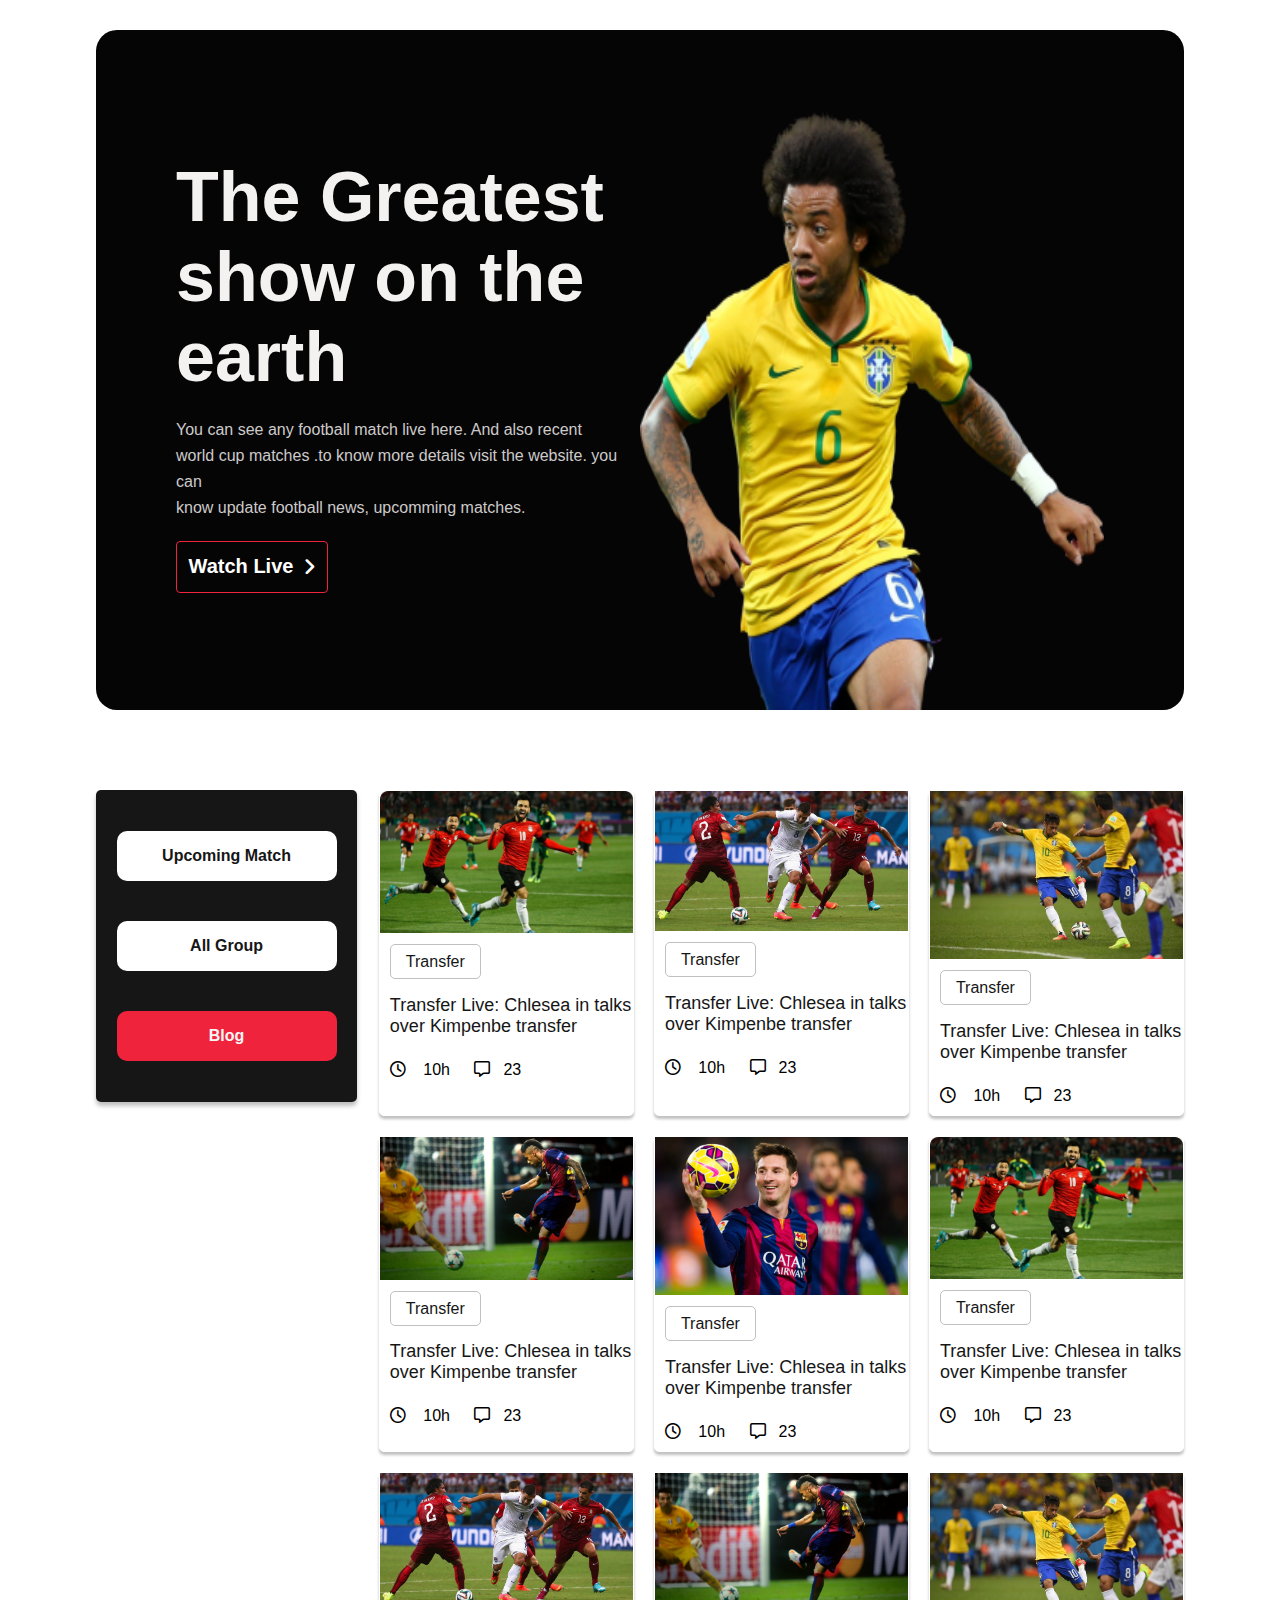
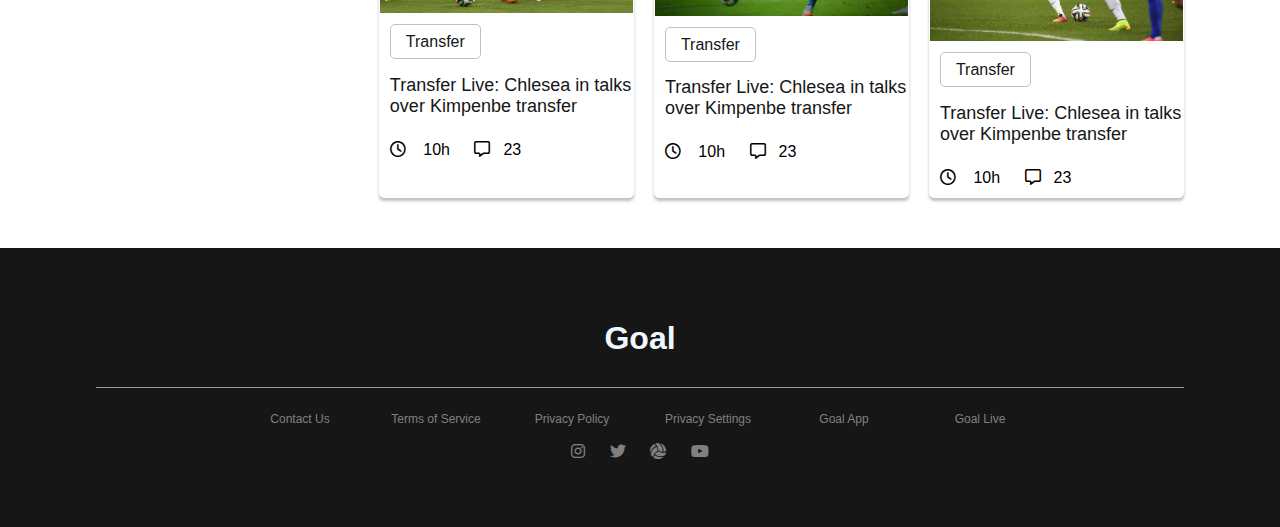
<file: index.html>
<!DOCTYPE html>
<html lang="en">

<head>
    <meta charset="UTF-8">
    <meta http-equiv="X-UA-Compatible" content="IE=edge">
    <meta name="viewport" content="width=device-width, initial-scale=1.0">
    <title>world-cup-live</title>
    <link rel="stylesheet" href="css/style.css">
    <link rel="stylesheet" href="https://cdnjs.cloudflare.com/ajax/libs/font-awesome/6.1.1/css/all.min.css">
</head>

<body>
    <!-- header starts -->
    <header class="container">
        <div class="hero-main">
            <div class="hero-text">
                <h1>
                    The Greatest <br class="br"> show on the <br class="br"> earth

                </h1>
                <p>


                    You can see any football match live here. And also recent <br> world cup
                    matches .to know more
                    details
                    visit the website. you can <br> know update football news, upcomming matches.


                </p>
                <a class="button" href="#"> Watch Live <i class="fa-solid fa-angle-right"></i>

                </a>

            </div>
            <div class="hero-image">
                <img src="images/Banner Image.png" alt="">

            </div>
        </div>

    </header>

    <!-- header ends -->


    <!-- main starts -->
    <main class="container">
        <section class="main-section">
            <div class="blog-section">

                <div class="blog-content"><a class="link1" href="upcoming.html">Upcoming Match</a>

                </div>
                <div class="blog-content">
                    <a class="link2" href="group.html">All Group</a>
                </div>
                <div id="blog3" class="blog-content">
                    <a class="link3" href="index.html">Blog</a>
                </div>



            </div>
            <div class="transfer-section">
                <div class="transfer-box">
                    <img src="images/Blog Image.png" alt="">
                    <div class="transfer-text">
                        <a class="transfer-button" href="#">Transfer</a>
                        <h4 class="talks">Transfer Live: Chlesea in talks over Kimpenbe transfer</h4>
                        <i class="fa-regular fa-clock"></i> <span>10h</span> <i id="message"
                            class="fa-regular fa-message"></i><span>23</span>
                    </div>


                </div>

                <div class="transfer-box">
                    <img src="images/11.jpg" alt="">
                    <div class="transfer-text">
                        <a class="transfer-button" href="#">Transfer</a>
                        <h4 class="talks">Transfer Live: Chlesea in talks over Kimpenbe transfer</h4>
                        <i class="fa-regular fa-clock"></i> <span>10h</span> <i id="message"
                            class="fa-regular fa-message"></i><span>23</span>
                    </div>


                </div>
                <div class="transfer-box">
                    <img src="images/15.jpg" alt="">
                    <div class="transfer-text">
                        <a class="transfer-button" href="#">Transfer</a>
                        <h4 class="talks">Transfer Live: Chlesea in talks over Kimpenbe transfer</h4>
                        <i class="fa-regular fa-clock"></i> <span>10h</span> <i id="message"
                            class="fa-regular fa-message"></i><span>23</span>
                    </div>


                </div>
                <div class="transfer-box">
                    <img src="images/13.jpg" alt="">
                    <div class="transfer-text">
                        <a class="transfer-button" href="#">Transfer</a>
                        <h4 class="talks">Transfer Live: Chlesea in talks over Kimpenbe transfer</h4>
                        <i class="fa-regular fa-clock"></i> <span>10h</span> <i id="message"
                            class="fa-regular fa-message"></i><span>23</span>
                    </div>


                </div>
                <div class="transfer-box">
                    <img src="images/14.jpg" alt="">
                    <div class="transfer-text">
                        <a class="transfer-button" href="#">Transfer</a>
                        <h4 class="talks">Transfer Live: Chlesea in talks over Kimpenbe transfer</h4>
                        <i class="fa-regular fa-clock"></i> <span>10h</span> <i id="message"
                            class="fa-regular fa-message"></i><span>23</span>
                    </div>


                </div>
                <div class="transfer-box">
                    <img src="images/Blog Image.png" alt="">
                    <div class="transfer-text">
                        <a class="transfer-button" href="#">Transfer</a>
                        <h4 class="talks">Transfer Live: Chlesea in talks over Kimpenbe transfer</h4>
                        <i class="fa-regular fa-clock"></i> <span>10h</span> <i id="message"
                            class="fa-regular fa-message"></i><span>23</span>
                    </div>


                </div>
                <div class="transfer-box">
                    <img src="images/11.jpg" alt="">
                    <div class="transfer-text">
                        <a class="transfer-button" href="#">Transfer</a>
                        <h4 class="talks">Transfer Live: Chlesea in talks over Kimpenbe transfer</h4>
                        <i class="fa-regular fa-clock"></i> <span>10h</span> <i id="message"
                            class="fa-regular fa-message"></i><span>23</span>
                    </div>


                </div>
                <div class="transfer-box">
                    <img src="images/13.jpg" alt="">
                    <div class="transfer-text">
                        <a class="transfer-button" href="#">Transfer</a>
                        <h4 class="talks">Transfer Live: Chlesea in talks over Kimpenbe transfer</h4>
                        <i class="fa-regular fa-clock"></i> <span>10h</span> <i id="message"
                            class="fa-regular fa-message"></i><span>23</span>
                    </div>


                </div>
                <div id="box-none" class="transfer-box">
                    <img src="images/15.jpg" alt="">
                    <div class="transfer-text">
                        <a class="transfer-button" href="#">Transfer</a>
                        <h4 class="talks">Transfer Live: Chlesea in talks over Kimpenbe transfer</h4>
                        <i class="fa-regular fa-clock"></i> <span>10h</span> <i id="message"
                            class="fa-regular fa-message"></i><span>23</span>
                    </div>


                </div>




            </div>
            <div class="view-box">
                <a id="view-button" class="button" href="#">View All
                </a>
            </div>

        </section>


    </main>

    <!--  main ends -->


    <!-- footer s-->
    <footer class="footer">
        <div class="footer-sub">
            <h1>Goal</h1>

            <div class="footer-menu">
                <div class="menu-item"><a href="">Contact Us</a></div>
                <div class="menu-item"><a href="">Terms of Service</a></div>
                <div class="menu-item"><a href="">Privacy Policy</a></div>
                <div class="menu-item"><a href="">Privacy Settings</a></div>
                <div class="menu-item"><a href="">Goal App</a></div>
                <div class="menu-item"><a href="">Goal Live</a></div>
            </div>


            <p>
                <a target="_blank" href="https://www.instagram.com/mahdituhin/"><i
                        class="fa-brands fa-instagram"></i></a>
                <a target="_blank" href="https://twitter.com/home"><i class="fa-brands fa-twitter"></i></a>
                <a target="_blank" href="https://www.basketball.com/"><i class="fa-solid fa-volleyball"></i></a>

                <a target="_blank" href="https://youtu.be/WXBHCQYxwr0"><i class="fa-brands fa-youtube"></i></a>

            </p>





        </div>


    </footer>

    <!-- footer e -->


</body>

</html>
</file>
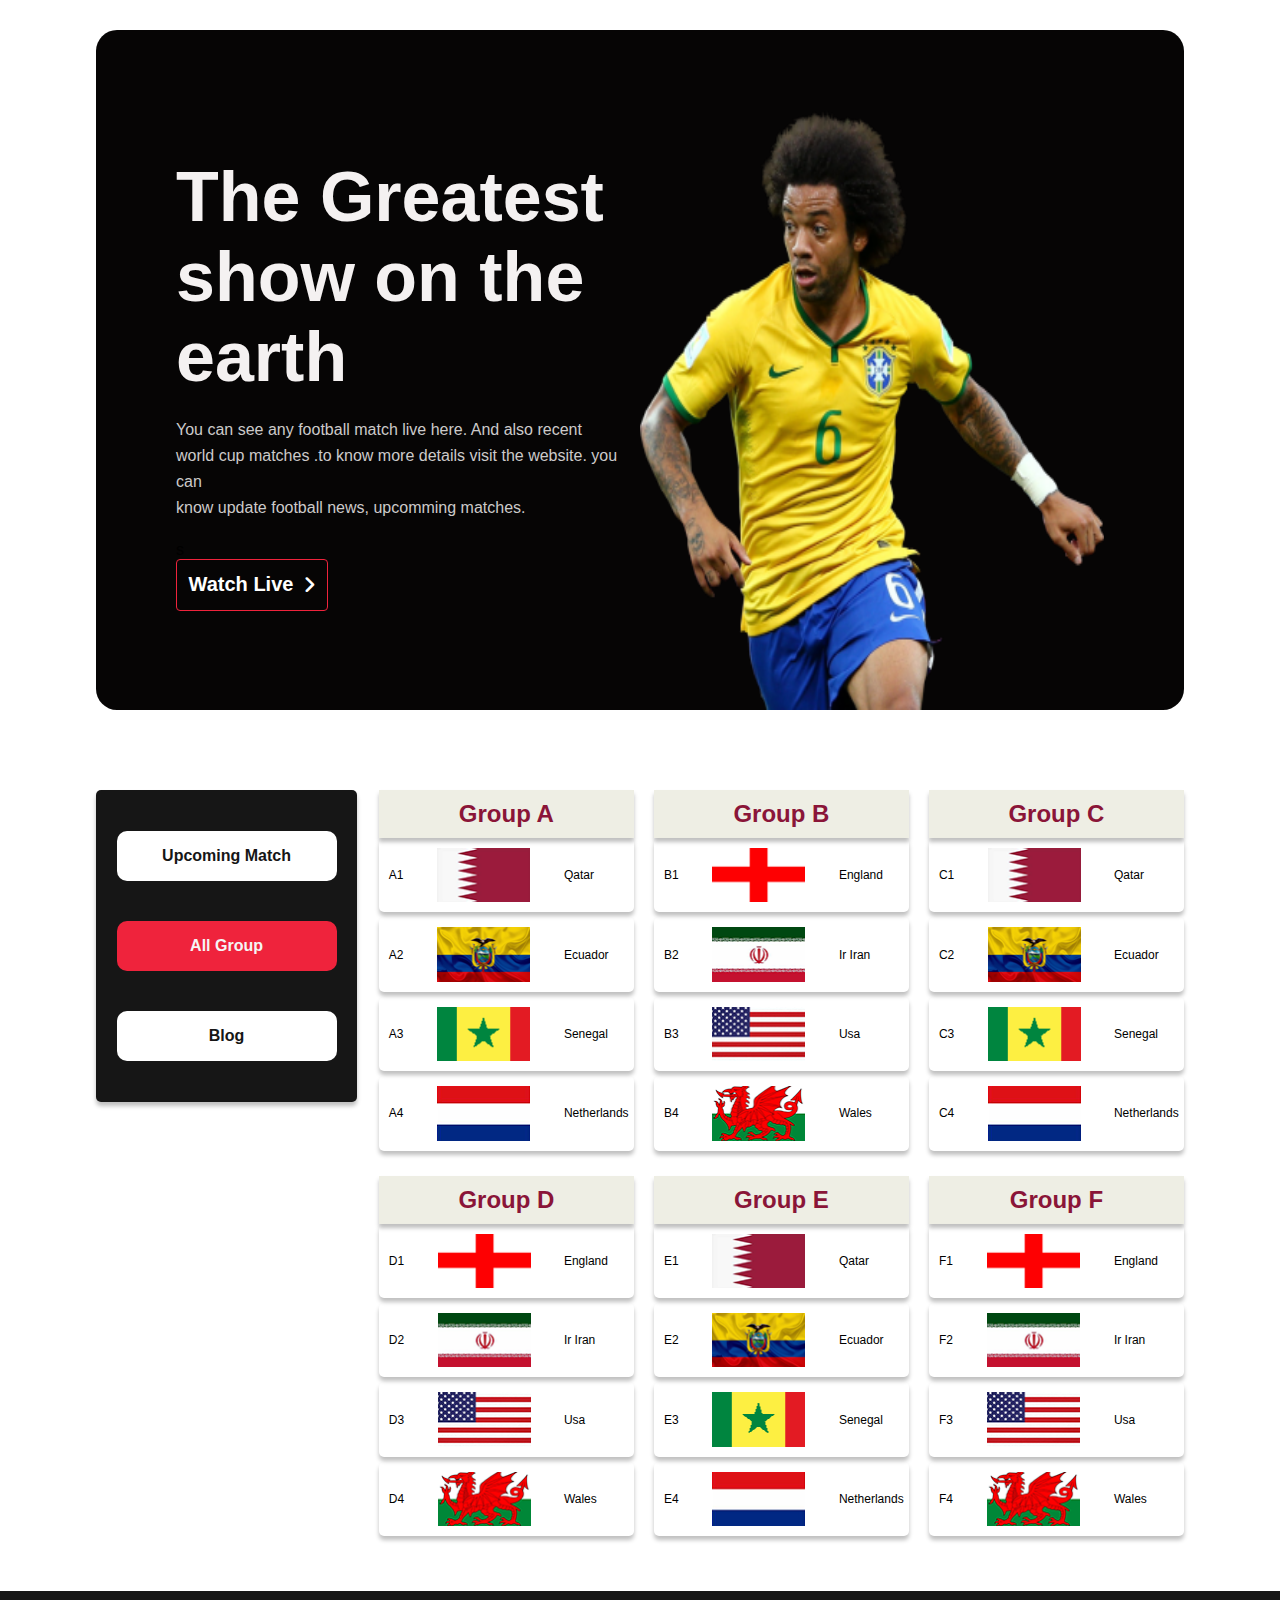
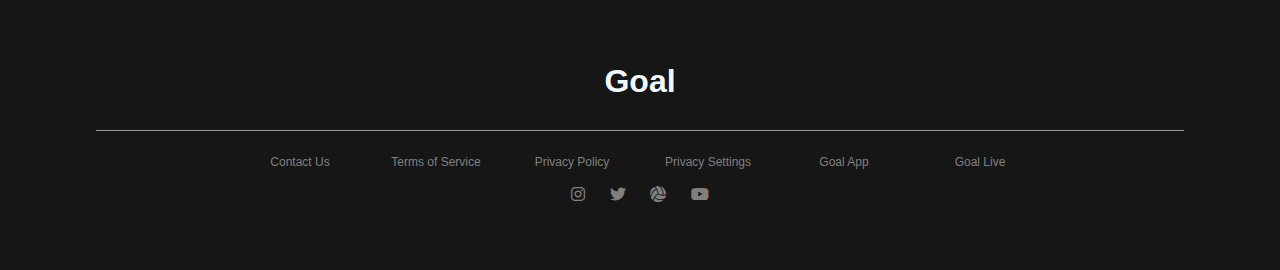
<file: group.html>
<!DOCTYPE html>
<html lang="en">

<head>
    <meta charset="UTF-8">
    <meta http-equiv="X-UA-Compatible" content="IE=edge">
    <meta name="viewport" content="width=device-width, initial-scale=1.0">
    <title>world-cup-live</title>
    <link rel="stylesheet" href="css/style.css">
    <link rel="stylesheet" href="https://cdnjs.cloudflare.com/ajax/libs/font-awesome/6.1.1/css/all.min.css">
</head>

<body>
    <!-- header starts -->
    <header class="container">
        <div class="hero-main">
            <div class="hero-text">
                <h1>
                    The Greatest <br class="br"> show on the <br class="br"> earth

                </h1>
                <p>


                    You can see any football match live here. And also recent <br> world cup
                    matches .to know more
                    details
                    visit the website. you can <br> know update football news, upcomming matches.


                </p>s
                <a class="button" href="#"> Watch Live <i class="fa-solid fa-angle-right"></i>

                </a>

            </div>
            <div class="hero-image">
                <img src="images/Banner Image.png" alt="">

            </div>
        </div>

    </header>

    <!-- header ends -->


    <!-- main starts -->
    <main class="container">
        <section class="main-section">
            <div class="blog-section">

                <div class="blog-content"><a class="link1" href="upcoming.html">Upcoming Match</a>

                </div>
                <div id="blog3" class="blog-content">
                    <a class="link2" href="group.html">All Group</a>
                </div>
                <div class="blog-content">
                    <a class="link3" href="index.html">Blog</a>
                </div>



            </div>
            <div class="transfer-section">
                <div id="country-main" class="">
                    <h2 class="A">Group A
                    </h2>
                    <div class="country-name"><span>A1</span>
                        <img src="images/qatar.png" alt="">
                        <span class="team">Qatar</span>
                    </div>

                    <div class="country-name"><span>A2</span>
                        <img src="images/ecuador.png" alt="">
                        <span class="team">Ecuador</span>
                    </div>
                    <div class="country-name"><span>A3</span>
                        <img src="images/sn.png" alt="">
                        <span class="team">Senegal</span>
                    </div>
                    <div class="country-name"><span>A4</span>
                        <img src="images/nth.png" alt="">
                        <span class="team">Netherlands</span>
                    </div>


                </div>
                <div id="country-main" class="">
                    <h2 class="A">Group B
                    </h2>
                    <div class="country-name"><span>B1</span>
                        <img src="images/en.png" alt="">
                        <span class="team">England</span>
                    </div>

                    <div class="country-name"><span>B2</span>
                        <img src="images/iran.png" alt="">
                        <span class="team">Ir Iran</span>
                    </div>
                    <div class="country-name"><span>B3</span>
                        <img src="images/usa.png" alt="">
                        <span class="team">Usa</span>
                    </div>
                    <div class="country-name"><span>B4</span>
                        <img src="images/wales.png" alt="">
                        <span class="team">Wales</span>
                    </div>


                </div>
                <div id="country-main" class="">
                    <h2 class="A">Group C
                    </h2>
                    <div class="country-name"><span>C1</span>
                        <img src="images/qatar.png" alt="">
                        <span class="team">Qatar</span>
                    </div>

                    <div class="country-name"><span>C2</span>
                        <img src="images/ecuador.png" alt="">
                        <span class="team">Ecuador</span>
                    </div>
                    <div class="country-name"><span>C3</span>
                        <img src="images/sn.png" alt="">
                        <span class="team">Senegal</span>
                    </div>
                    <div class="country-name"><span>C4</span>
                        <img src="images/nth.png" alt="">
                        <span class="team">Netherlands</span>
                    </div>


                </div>
                <div id="country-main" class="">
                    <h2 class="A">Group D
                    </h2>
                    <div class="country-name"><span>D1</span>
                        <img src="images/en.png" alt="">
                        <span class="team">England</span>
                    </div>

                    <div class="country-name"><span>D2</span>
                        <img src="images/iran.png" alt="">
                        <span class="team">Ir Iran</span>
                    </div>
                    <div class="country-name"><span>D3</span>
                        <img src="images/usa.png" alt="">
                        <span class="team">Usa</span>
                    </div>
                    <div class="country-name"><span>D4</span>
                        <img src="images/wales.png" alt="">
                        <span class="team">Wales</span>
                    </div>


                </div>

                <div id="country-main" class="">
                    <h2 class="A">Group E
                    </h2>
                    <div class="country-name"><span>E1</span>
                        <img src="images/qatar.png" alt="">
                        <span class="team">Qatar</span>
                    </div>

                    <div class="country-name"><span>E2</span>
                        <img src="images/ecuador.png" alt="">
                        <span class="team">Ecuador</span>
                    </div>
                    <div class="country-name"><span>E3</span>
                        <img src="images/sn.png" alt="">
                        <span class="team">Senegal</span>
                    </div>
                    <div class="country-name"><span>E4</span>
                        <img src="images/nth.png" alt="">
                        <span class="team">Netherlands</span>
                    </div>


                </div>

                <div id="country-main" class="">
                    <h2 class="A">Group F
                    </h2>
                    <div class="country-name"><span>F1</span>
                        <img src="images/en.png" alt="">
                        <span class="team">England</span>
                    </div>

                    <div class="country-name"><span>F2</span>
                        <img src="images/iran.png" alt="">
                        <span class="team">Ir Iran</span>
                    </div>
                    <div class="country-name"><span>F3</span>
                        <img src="images/usa.png" alt="">
                        <span class="team">Usa</span>
                    </div>
                    <div class="country-name"><span>F4</span>
                        <img src="images/wales.png" alt="">
                        <span class="team">Wales</span>
                    </div>


                </div>








            </div>

            </div>










            </div>
            <div class="view-box">
                <a id="view-button" class="button" href="#">View All
                </a>
            </div>

        </section>


    </main>

    <!--  main ends -->


    <!-- footer s-->
    <footer class="footer">
        <div class="footer-sub">
            <h1>Goal</h1>

            <div class="footer-menu">
                <div class="menu-item"><a href="">Contact Us</a></div>
                <div class="menu-item"><a href="">Terms of Service</a></div>
                <div class="menu-item"><a href="">Privacy Policy</a></div>
                <div class="menu-item"><a href="">Privacy Settings</a></div>
                <div class="menu-item"><a href="">Goal App</a></div>
                <div class="menu-item"><a href="">Goal Live</a></div>
            </div>
            <p>
                <a target="_blank" href="https://www.instagram.com/mahdituhin/"><i
                        class="fa-brands fa-instagram"></i></a>
                <a target="_blank" href="https://twitter.com/home"><i class="fa-brands fa-twitter"></i></a>
                <a target="_blank" href="https://www.basketball.com/"><i class="fa-solid fa-volleyball"></i></a>

                <a href="https://youtu.be/WXBHCQYxwr0" target="_blank"><i class="fa-brands fa-youtube"></i></a>
            </p>





        </div>

    </footer>

    <!-- footer e -->


</body>

</html>
</file>
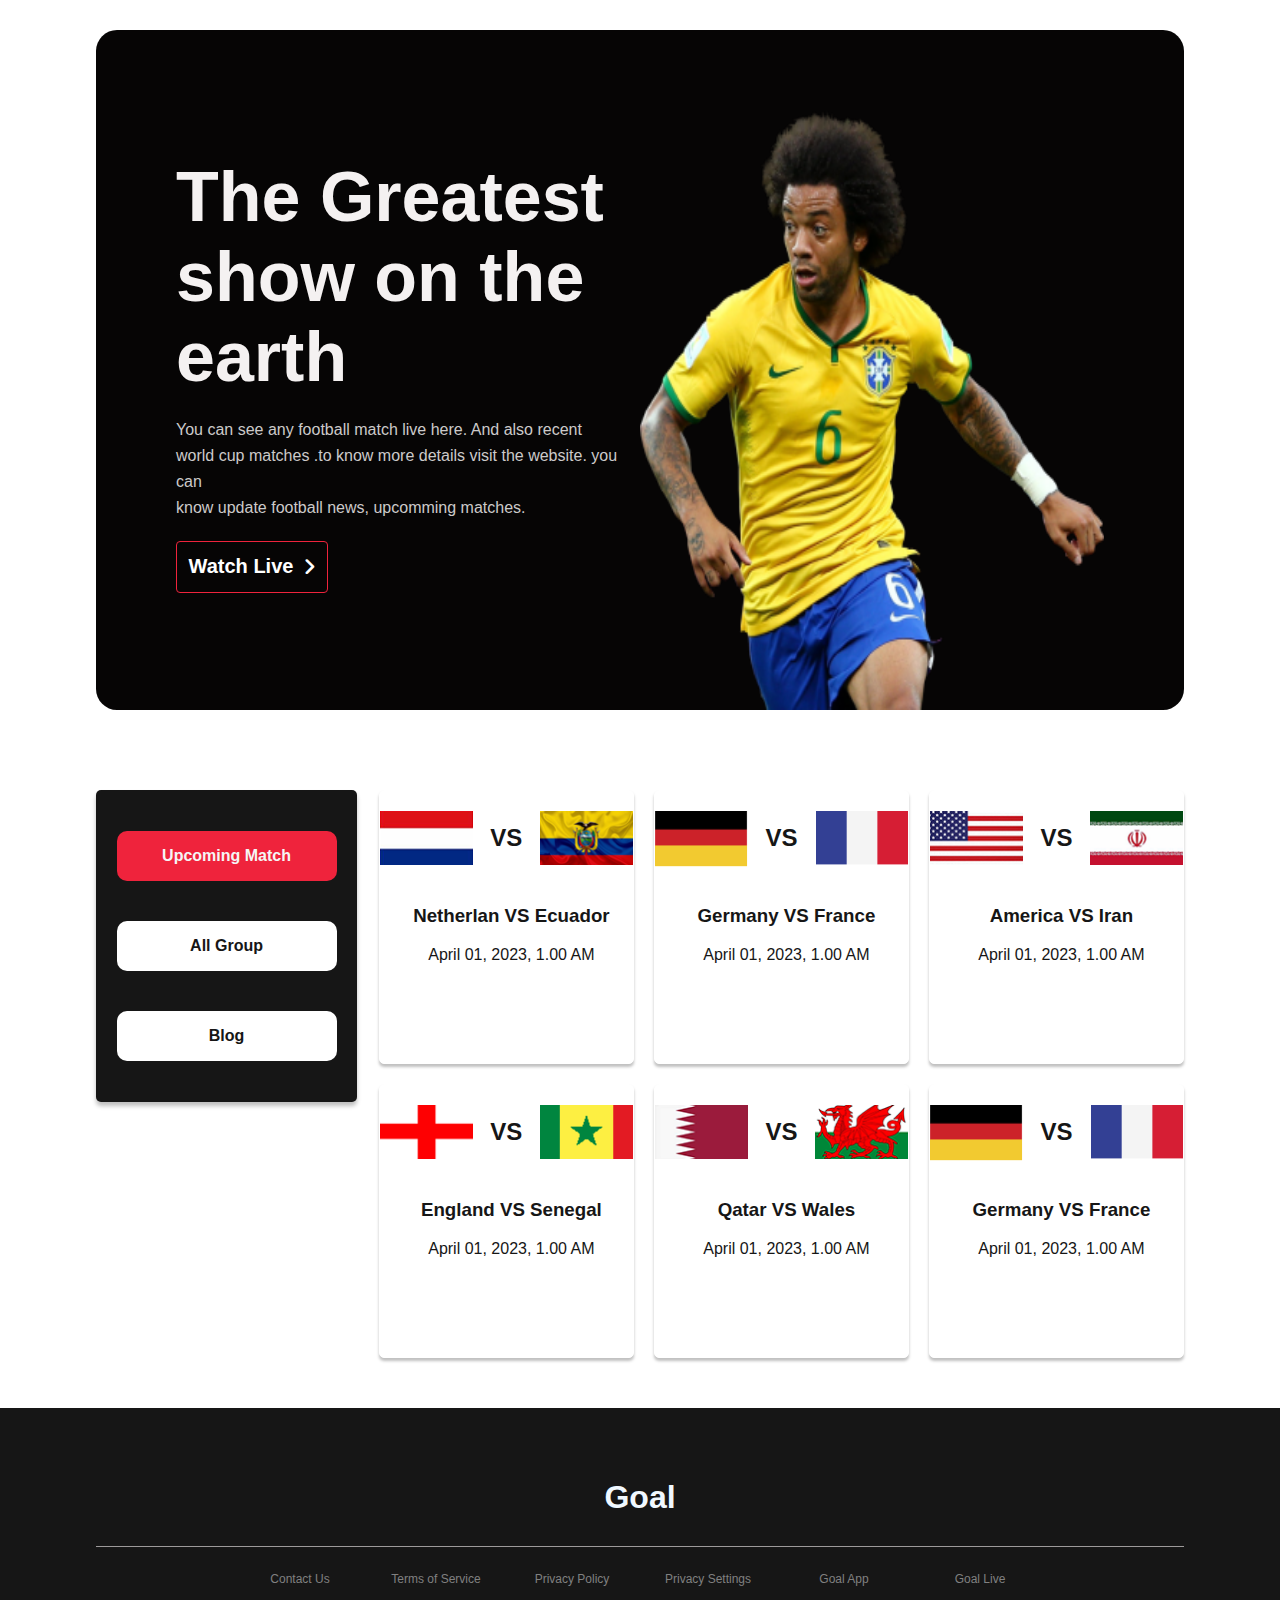
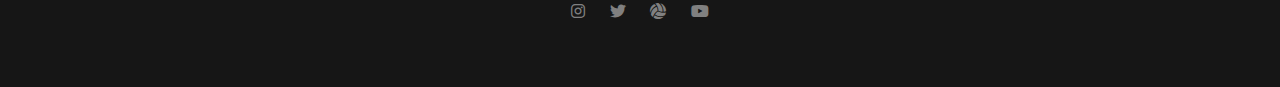
<file: upcoming.html>
<!DOCTYPE html>
<html lang="en">

<head>
    <meta charset="UTF-8">
    <meta http-equiv="X-UA-Compatible" content="IE=edge">
    <meta name="viewport" content="width=device-width, initial-scale=1.0">
    <title>world-cup-live</title>
    <link rel="stylesheet" href="css/style.css">
    <link rel="stylesheet" href="https://cdnjs.cloudflare.com/ajax/libs/font-awesome/6.1.1/css/all.min.css">
</head>

<body>
    <!-- header starts -->
    <header class="container">
        <div class="hero-main">
            <div class="hero-text">
                <h1>
                    The Greatest <br class="br"> show on the <br class="br"> earth

                </h1>
                <p>


                    You can see any football match live here. And also recent <br> world cup
                    matches .to know more
                    details
                    visit the website. you can <br> know update football news, upcomming matches.


                </p>

                <a class="button" href="#"> Watch Live <i class="fa-solid fa-angle-right"></i>

                </a>

            </div>
            <div class="hero-image">
                <img src="images/Banner Image.png" alt="">

            </div>
        </div>

    </header>

    <!-- header ends -->


    <!-- main starts -->
    <main class="container">
        <section class="main-section">
            <div class="blog-section">

                <div id="blog3" class="blog-content"><a class="link1" href="upcoming.html">Upcoming Match</a>

                </div>
                <div class="blog-content">
                    <a class="link2" href="group.html">All Group</a>
                </div>
                <div class="blog-content">
                    <a class="link3" href="index.html">Blog</a>
                </div>



            </div>
            <div class="transfer-section">
                <div id="transfer-height" class="transfer-box">
                    <div class="flag-box">
                        <div class="flag-item"><img src="images/nth.png" alt=""></div>
                        <div id="Vs" class="flag-item">
                            <h2>VS</h2>
                        </div>
                        <div class="flag-item">
                            <img src="images/ecuador.png" alt="">
                        </div>


                    </div>

                    <div class="transfer-text">
                        <h3 class="Germany">Netherlan VS Ecuador</h3>
                        <p class="April">April 01, 2023, 1.00 AM</p>
                    </div>


                </div>
                <div id="transfer-height" class="transfer-box">
                    <div class="flag-box">
                        <div class="flag-item"><img src="images/germany Flag.png" alt=""></div>
                        <div id="Vs" class="flag-item">
                            <h2>VS</h2>
                        </div>
                        <div class="flag-item">
                            <img src="images/Flag.png" alt="">
                        </div>


                    </div>

                    <div class="transfer-text">
                        <h3 class="Germany">Germany VS France</h3>
                        <p class="April">April 01, 2023, 1.00 AM</p>
                    </div>


                </div>

                <div id="transfer-height" class="transfer-box">
                    <div class="flag-box">
                        <div class="flag-item"><img src="images/usa.png" alt=""></div>
                        <div id="Vs" class="flag-item">
                            <h2>VS</h2>
                        </div>
                        <div class="flag-item">
                            <img src="images/iran.png" alt="">
                        </div>


                    </div>

                    <div class="transfer-text">
                        <h3 class="Germany">America VS Iran</h3>
                        <p class="April">April 01, 2023, 1.00 AM</p>
                    </div>


                </div>
                <div id="transfer-height" class="transfer-box">
                    <div class="flag-box">
                        <div class="flag-item"><img src="images/en.png" alt=""></div>
                        <div id="Vs" class="flag-item">
                            <h2>VS</h2>
                        </div>
                        <div class="flag-item">
                            <img src="images/sn.png" alt="">
                        </div>


                    </div>

                    <div class="transfer-text">
                        <h3 class="Germany">England VS Senegal</h3>
                        <p class="April">April 01, 2023, 1.00 AM</p>
                    </div>


                </div>
                <div id="transfer-height" class="transfer-box">
                    <div class="flag-box">
                        <div class="flag-item"><img src="images/qatar.png" alt=""></div>
                        <div id="Vs" class="flag-item">
                            <h2>VS</h2>
                        </div>
                        <div class="flag-item">
                            <img src="images/wales.png" alt="">
                        </div>


                    </div>

                    <div class="transfer-text">
                        <h3 class="Germany">Qatar VS Wales</h3>
                        <p class="April">April 01, 2023, 1.00 AM</p>
                    </div>


                </div>
                <div id="transfer-height" class="transfer-box">
                    <div class="flag-box">
                        <div class="flag-item"><img src="images/germany Flag.png" alt=""></div>
                        <div id="Vs" class="flag-item">
                            <h2>VS</h2>
                        </div>
                        <div class="flag-item">
                            <img src="images/Flag.png" alt="">
                        </div>


                    </div>

                    <div class="transfer-text">
                        <h3 class="Germany">Germany VS France</h3>
                        <p class="April">April 01, 2023, 1.00 AM</p>
                    </div>


                </div>
















            </div>







            </div>
            <div class="view-box">
                <a id="view-button" class="button" href="#">View All
                </a>
            </div>

        </section>


    </main>

    <!--  main ends -->


    <!-- footer s-->
    <footer class="footer">
        <div class="footer-sub">
            <h1>Goal</h1>

            <div class="footer-menu">
                <div class="menu-item"><a href="">Contact Us</a></div>
                <div class="menu-item"><a href="">Terms of Service</a></div>
                <div class="menu-item"><a href="">Privacy Policy</a></div>
                <div class="menu-item"><a href="">Privacy Settings</a></div>
                <div class="menu-item"><a href="">Goal App</a></div>
                <div class="menu-item"><a href="">Goal Live</a></div>
            </div>
            <p>
                <a target="_blank" href="https://www.instagram.com/mahdituhin/"><i
                        class="fa-brands fa-instagram"></i></a>
                <a target="_blank" href="https://twitter.com/home"><i class="fa-brands fa-twitter"></i></a>
                <a target="_blank" href="https://www.basketball.com/"><i class="fa-solid fa-volleyball"></i></a>

                <a target="_blank" href="https://youtu.be/WXBHCQYxwr0"><i class="fa-brands fa-youtube"></i></a>
            </p>


        </div>

    </footer>

    <!-- footer e -->


</body>

</html>
</file>
<file: css/style.css>
body {
    margin: 0;
    padding: 0;
    box-sizing: border-box;
    font-family: 'Montserrat', sans-serif;




}

/* commomn style start */
.container {
    width: 85%;
    padding-top: 30px;
    margin: auto;
}

.view-box {
    display: none;
}

/* common style end */
/* header starts */
.hero-main {
    background: rgb(6, 5, 5);
    padding: 80px;
    height: 600px;
    border-radius: 21px;
    display: flex;
    padding-bottom: 0;
}







.hero-text {
    width: 50%;
    padding-bottom: 30px;
}

.hero-image {
    width: 50%;

}

.hero-image img {
    width: 100%;
    height: 100%;

}

.hero-text h1 {

    color: rgb(244, 241, 241);
    font-size: 70px;
    font-family: 'Montserrat', sans-serif;
    font-weight: 700;
    margin-bottom: 0;


}

.hero-text p {
    color: rgb(204, 202, 202);
    font-size: 16px;
    line-height: 26px;
    font-family: 'Montserrat', sans-serif;
    font-weight: 400;
    margin: 20px 0;
}

.button {
    border: 2px solid #fff;


    width: 150px;
    height: 50px;
    display: flex;
    justify-content: center;
    align-items: center;
    background: -webkit-linear-gradient(0deg, transparent 50%, #EF233C 50%);
    background-size: 300px 25px;
    border: 1px solid #EF233C;
    border-radius: 4px;
    transition: 0.8s;

}

.button:hover {
    background-position: 150px 0;
}

.button {

    text-decoration: none;
    font-size: 20px;
    color: #fff;
    font-family: 'Montserrat', sans-serif;
    font-weight: 700;










}

.button i {
    margin-left: 10px;
}

/* header ends */

/* main starts */
.main-section {
    padding: 50px 0;
    display: flex;

}

.blog-section {
    width: 24%;
    height: 312px;
    background: #161616;
    overflow: hidden;
    border-radius: 10px;
    display: flex;
    flex-direction: column;
    justify-content: center;
    align-items: center;
    border-radius: 5px;
    box-shadow: 0px 4px 4px 0px rgba(0, 0, 0, 0.25);
    background: #161616;



}

.link1 {
    text-decoration: none;
    color: #161616;
    font-family: 'Montserrat', sans-serif;
    font-weight: 700;
    padding: 10px 20px;

}


.link2 {
    text-decoration: none;
    color: #161616;
    font-family: 'Montserrat', sans-serif;
    font-weight: 700;
    padding: 10px 40px;


}

.link3 {
    text-decoration: none;
    color: #161616;
    font-family: 'Montserrat', sans-serif;
    font-weight: 700;
    padding: 10px 60px;



}


.blog-content {
    display: flex;
    align-items: center;
    justify-content: center;
    height: 50px;
    width: 220px;
    background: #fff;
    margin: 20px 0;
    border-radius: 10px;


}



#blog3 {
    background-color: #EF233C;
}

#blog3 a {
    color: whitesmoke;
}



.transfer-section {
    width: 74%;
    margin-left: 2%;
    display: grid;
    grid-template-columns: repeat(3, 1fr);
    gap: 20px;


}

.transfer-box {


    padding-bottom: 10px;
    border-radius: 5px;
    box-shadow: 0px 3px 3px 0px rgba(0, 0, 0, 0.25);
    border: 1px solid rgba(255, 255, 255, 1);
    background: rgba(255, 255, 255, 1);
}

.transfer-section img {
    display: block;
    width: 100%;
    margin-bottom: 20px;

}

.transfer-button {

    text-decoration: none;
    padding: 8px 15px;
    border-radius: 5px;
    border: 1px solid silver;
    font-family: 'Montserrat', sans-serif;
    font-weight: 500;
    color: #161616;
}

.talks {
    color: rgba(22, 22, 22, 1);
    font-size: 18px;
    font-family: 'Montserrat', sans-serif;
    font-weight: 500;

}

.transfer-text {
    padding-left: 10px;
}

.transfer-text i {
    margin-right: 13px;
}

#message {
    margin-left: 20px;
}


/* flag-box */
.flag-box .flag-item img {
    width: 93px;

}

.transfer-text img {
    width: 93px;


}

.country-name img {

    width: 93px;
    height: auto;
    margin: 0;




}

.country-name {
    display: flex;
    align-items: center;
    justify-content: space-between;
    background: ;
    padding: 10px 10px;
    border-radius: 5px;
    margin-bottom: 5px;
    box-shadow: 0px 4px 4px 0px rgba(0, 0, 0, 0.25);

}

#country-main {
    padding: 0;
    margin: 0;
}

.country-name span {
    font-family: 'Montserrat', sans-serif;
    font-weight: 400;
    color: #000000;
    font-size: 12px;



}

.team {
    width: 60px;
    font-size: 12px;
}





.A {
    margin: 0;
    text-align: center;
    padding: 10px 0;
    color: #8A1538;
    font-family: 'Montserrat', sans-serif;
    font-weight: 700;
    background: #EEEEE4;
    box-shadow: 0px 4px 4px 0px rgba(0, 0, 0, 0.25);
}

.flag-item {
    width: 93px;
    height: 54px;
}

.flag-box {
    display: flex;
    justify-content: center;
    align-items: center;
}

#Vs {

    display: flex;
    justify-content: center;
    align-items: center;
}

.Germany {
    margin-top: 40px;
    text-align: center;
    color: #161616;
    font-family: 'Montserrat', sans-serif;
    font-weight: 700;
}

.April {
    text-align: center;
    color: #161616;
    font-family: 'Montserrat', sans-serif;
    font-weight: 400;
}

#transfer-height {
    height: 242px;
    padding-top: 20px;
    overflow: hidden;
}

#Vs h2 {
    text-align: center;
    margin: 0;
    ont-family: 'Montserrat', sans-serif;
    font-weight: 700;
    color: #161616;

}


/* flag-box */



/* main ends */

/* footer starts */
.footer {
    background: rgba(22, 22, 22, 1);
    width: 100%;
    overflow: hidden;


}


.footer-sub {
    width: 85%;
    margin: auto;
    padding-top: 50px;
    padding-bottom: 50px;
    text-align: center;
}

.footer-sub h1 {
    color: aliceblue;
    text-align: center;
    padding-bottom: 30px;
    border-bottom: 1px solid rgb(157, 154, 154);
    font-family: 'Montserrat', sans-serif;
    font-weight: 700;
}


.footer-menu {

    width: 75%;
    margin: auto;
    display: grid;
    grid-template-columns: repeat(6, 1fr);
    justify-items: center;


}

.menu-item a {
    text-decoration: none;
    color: gray;
    font-size: 12px;
}

.footer-sub i {
    color: gray;
    padding: 0 10px;
}

/* footer ends */
/* media  */
/* mobile */


@media only screen and (max-width:668px) {


    .hero-main {
        height: auto;
        flex-direction: column;
        padding: 40px;
        padding-bottom: 0;


    }

    .hero-text {
        width: 100%;
        margin: 0;
        overflow: hidden;

    }

    .hero-text h1 {
        font-size: 28px;
        text-align: center;
    }

    .hero-text p {
        font-size: 14px;
        width: 180px;
        margin: auto;
        margin-top: 10px;
        margin-bottom: 20px;
        height: 45px;
        white-space: nowrap;
        overflow: hidden;
        text-overflow: ellipsis;
        text-align: center;

    }

    .hero-text .button {
        margin: auto;
    }

    .hero-image {
        width: 100%;
        margin: 0;
    }

    .hero-image img {
        width: 100%;
    }



    .main-section {
        width: 100%;
        margin: 0;
        flex-direction: column;
        padding-top: 0;
    }

    .blog-section {
        width: 100%;
        flex-direction: column;
        justify-content: space-between;
        height: auto;
        background: none;
        /* padding: 0 20px; */
        margin-bottom: 30px;
        overflow: hidden;
    }

    .blog-content {
        border: 1px solid gainsboro;
    }

    .transfer-section {
        width: 100%;
        margin: 0;
        overflow: hidden;
        grid-template-columns: repeat(1, 1fr);

    }



    footer {
        overflow: hidden;
    }

    .footer-menu {
        grid-template-columns: repeat(1, 1fr);
        grid-row-gap: 20px;
    }


}

/* mobile */

/* tablet */
@media only screen and (min-width:668px) and (max-width:1024px) {
    .hero-main {
        padding-top: 50px;
        height: auto;
        overflow: hidden;


    }

    .hero-text h1 {
        font-size: 48px;
    }

    .hero-text p {
        font-size: 14px;
        width: 260px;
        height: 46px;
        white-space: nowrap;
        overflow: hidden;
        text-overflow: ellipsis;



    }

    .main-section {
        width: 100%;
        margin: 0;
        flex-direction: column;
        padding-top: 20;
    }

    .blog-content {
        border: 1px solid gainsboro;
    }

    .blog-section {
        width: 100%;
        flex-direction: row;
        justify-content: space-between;
        height: auto;
        background: none;
        /* padding: 0 20px; */
        margin-bottom: 30px;
        overflow: hidden;
    }

    .transfer-section {
        width: 100%;
        margin: 0;
        overflow: hidden;
        grid-template-columns: repeat(2, 1fr);

    }

    #box-none {
        display: none;
    }

    #view-button {
        color: #161616;
        font-family: 'Montserrat', sans-serif;
        font-weight: 700;

    }

    #view-button:hover {
        color: whitesmoke;
    }

    .view-box {
        padding: 20px 0;
        padding-top: 40px;
        margin: auto;
    }

    .footer-menu {
        grid-template-columns: repeat(4, 1fr);
        grid-row-gap: 20px;
    }

    .view-box {
        display: block;
    }

    .blog-section {
        box-shadow: none;
    }



}

/* tablet */


/* 1224 */
@media only screen and (min-width:1024px) and (max-width:1224px) {


    .hero-text h1 {
        font-size: 58px;
    }

    .hero-text p {
        font-size: 12px;
    }

    .blog-content {
        width: 180px;
    }

}

/*  1224 */
/* media  */
</file>
